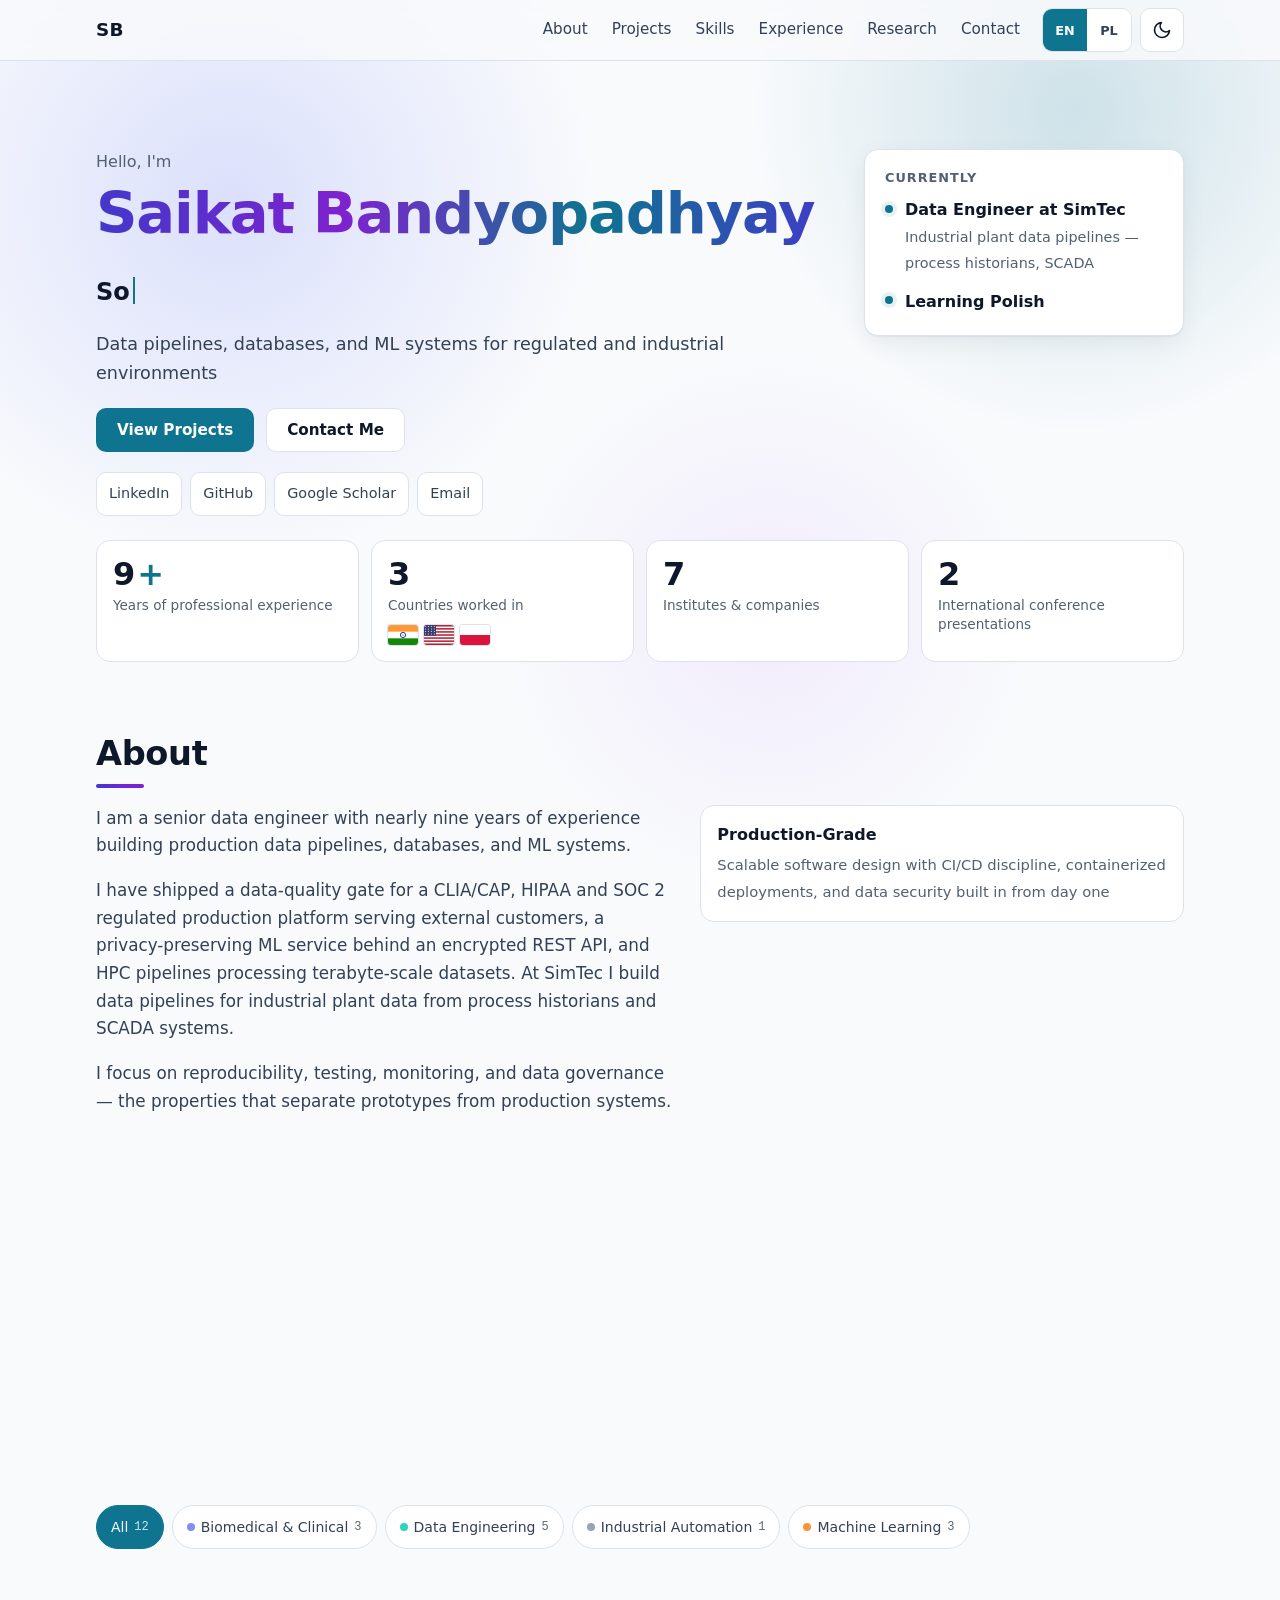
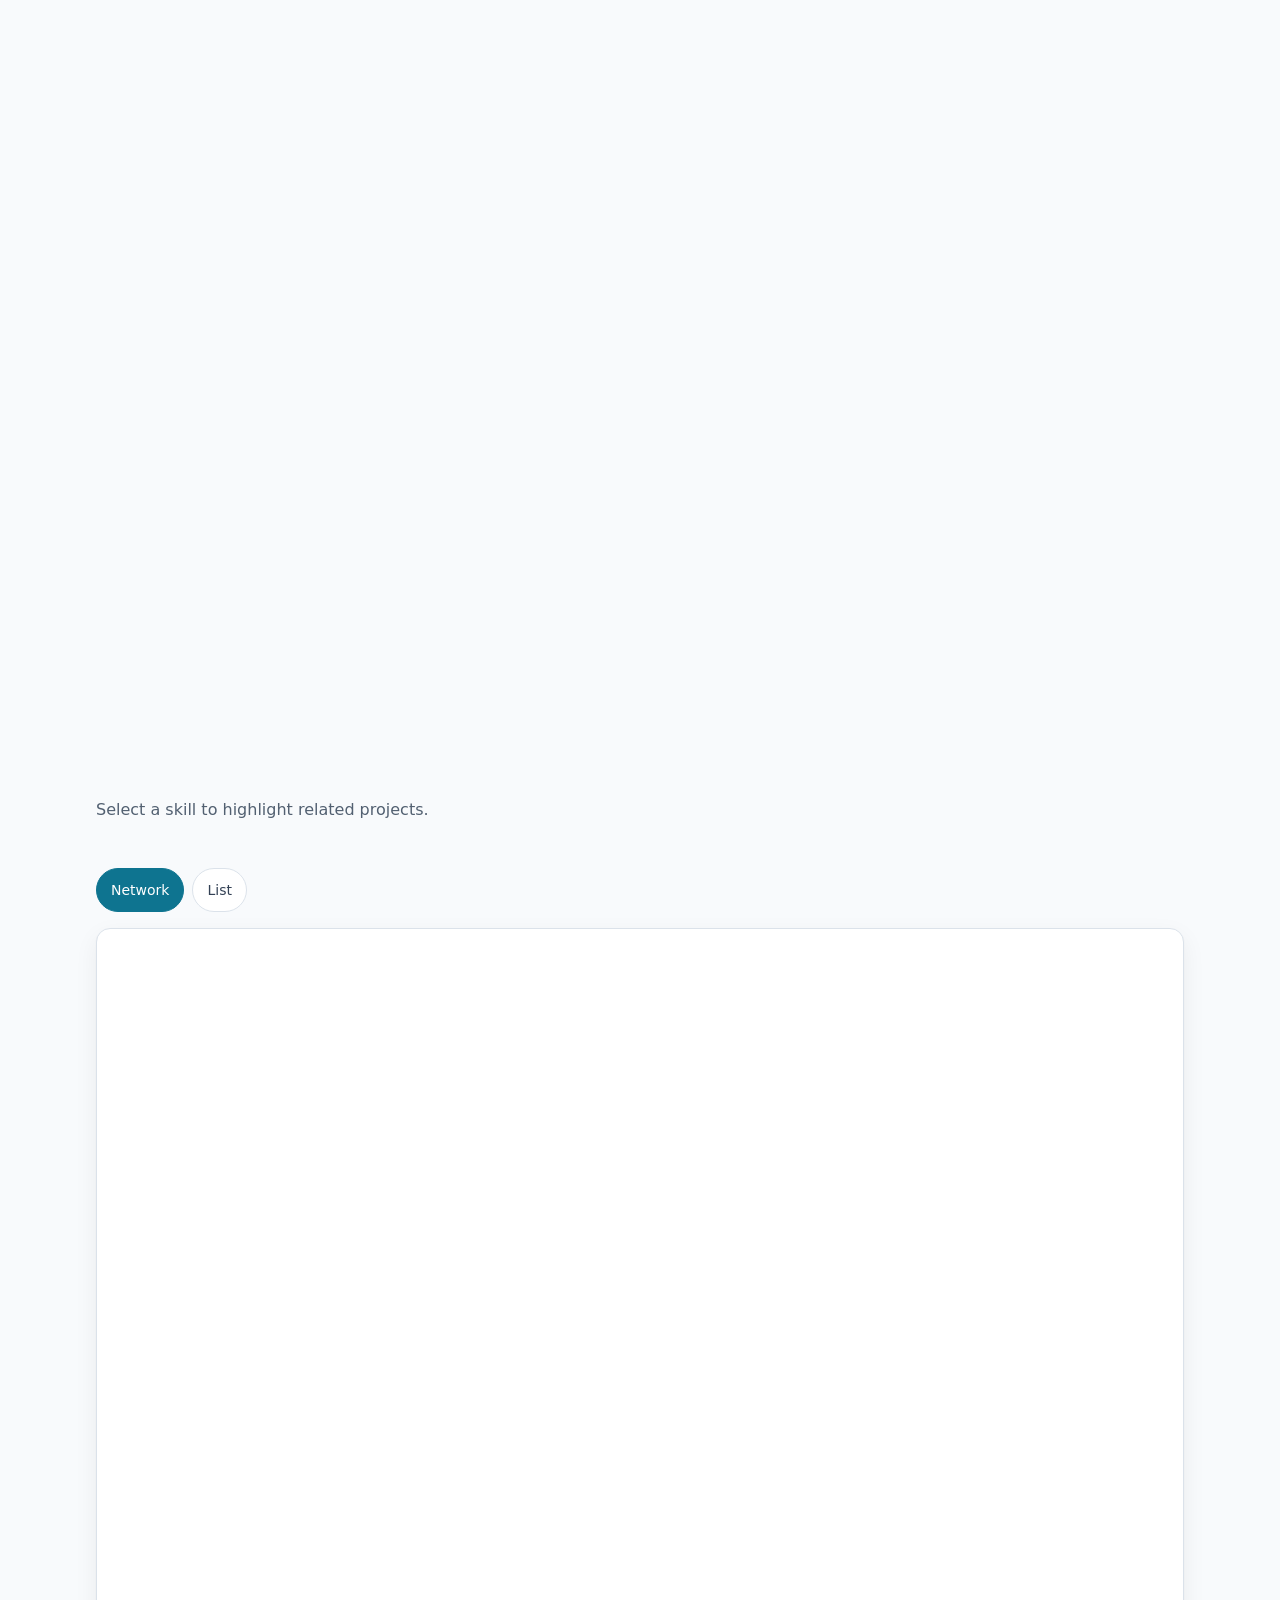
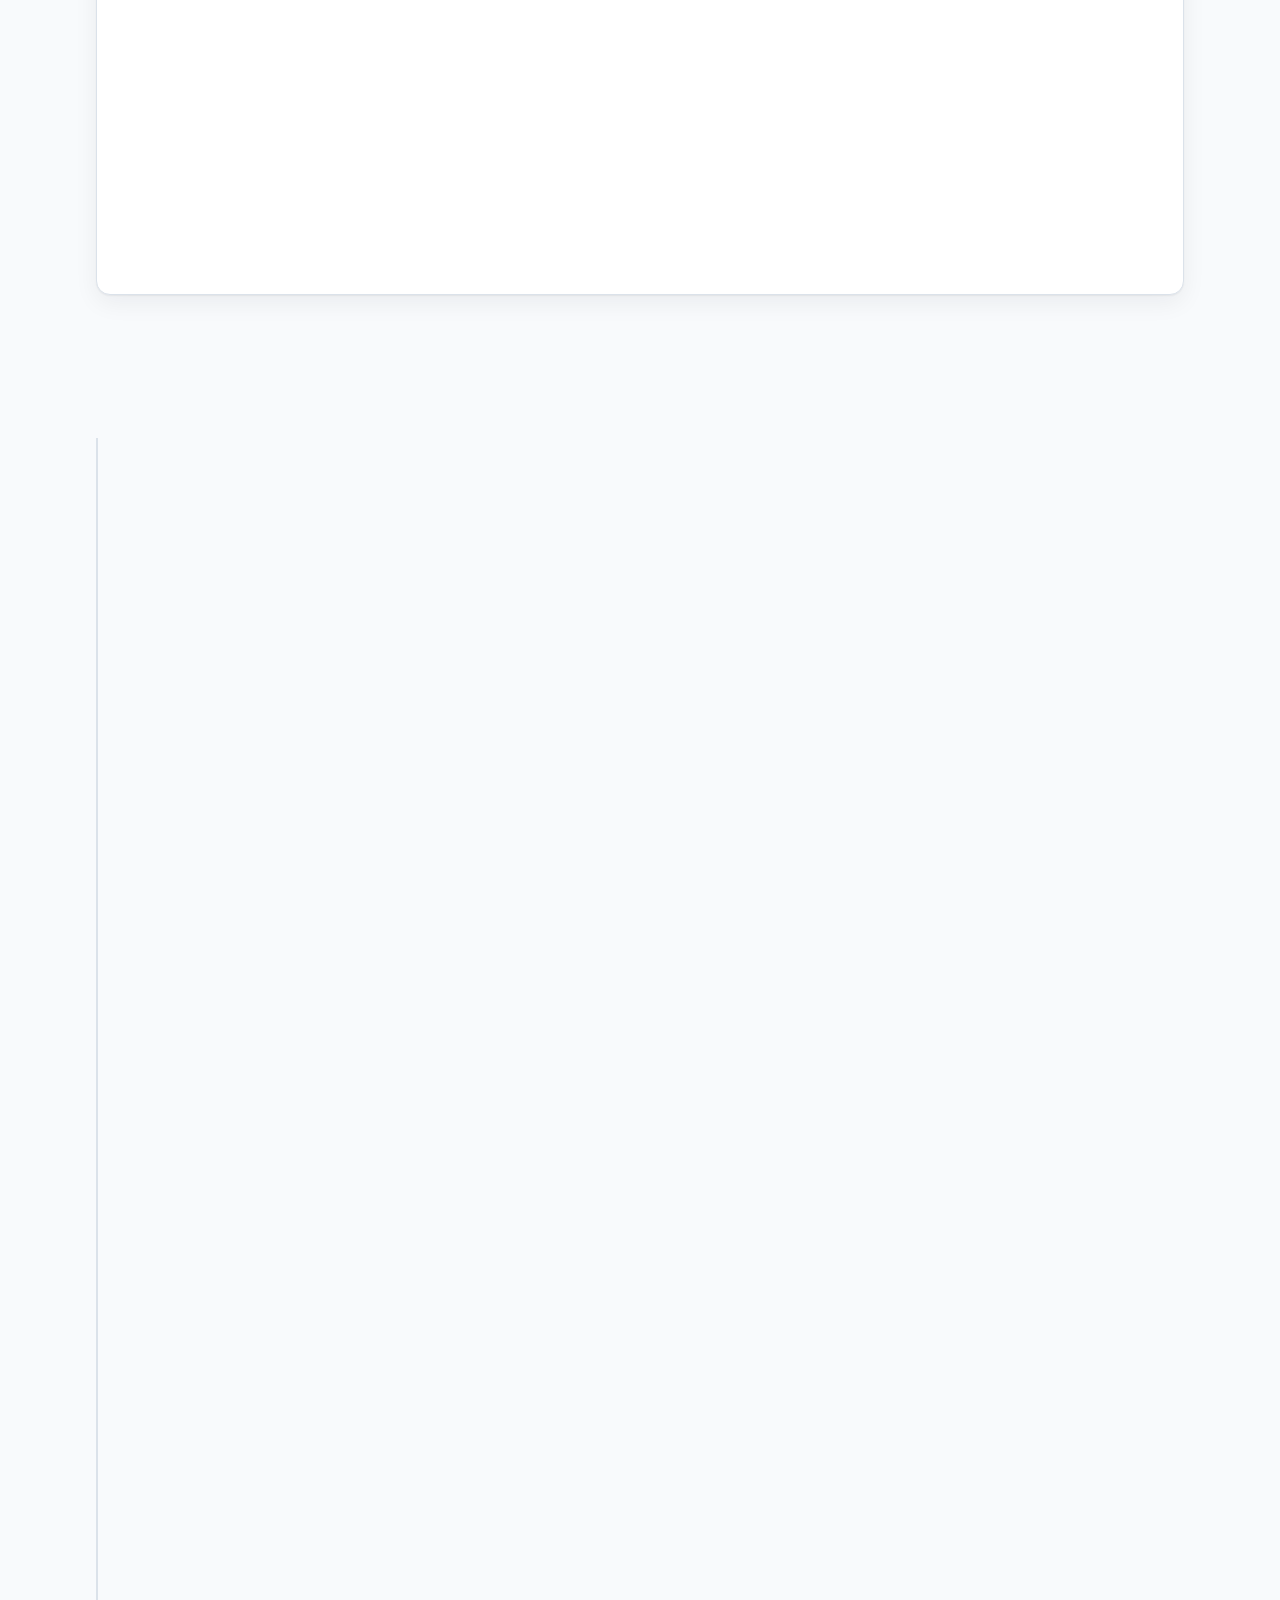
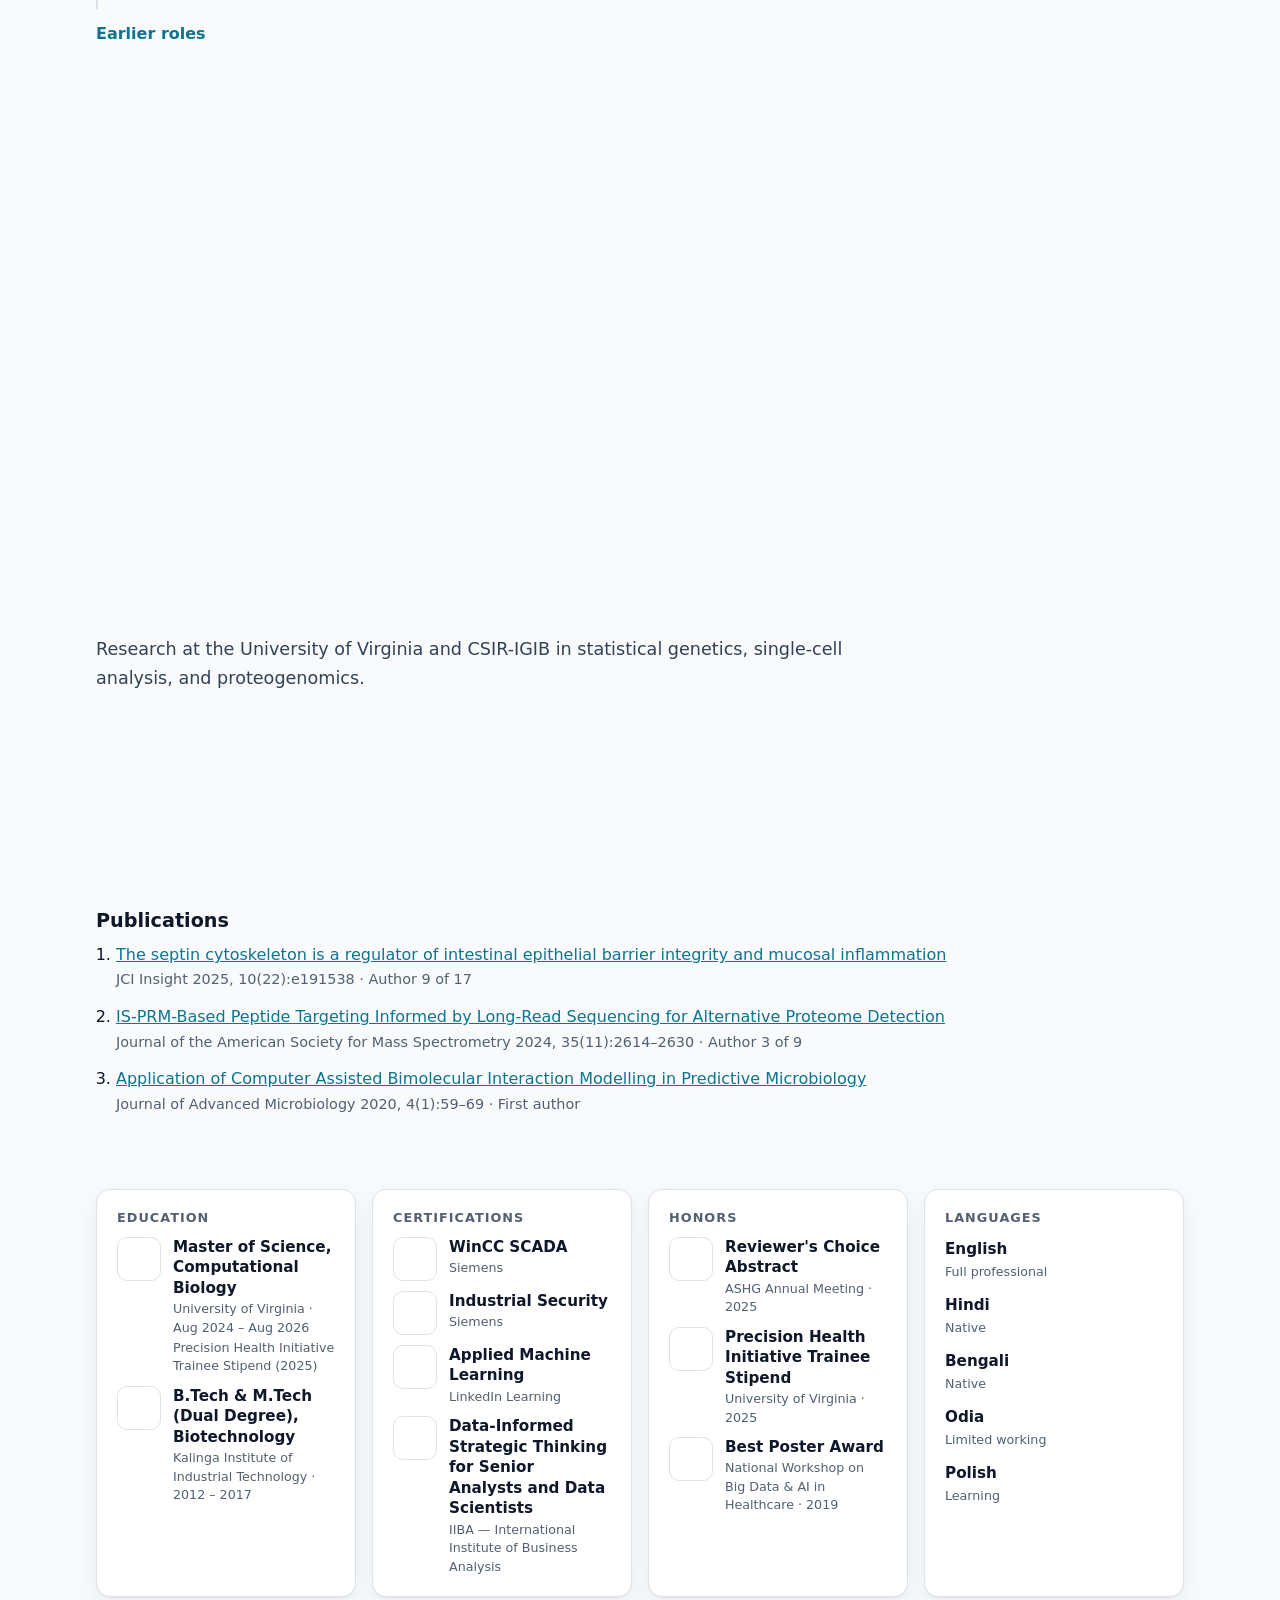
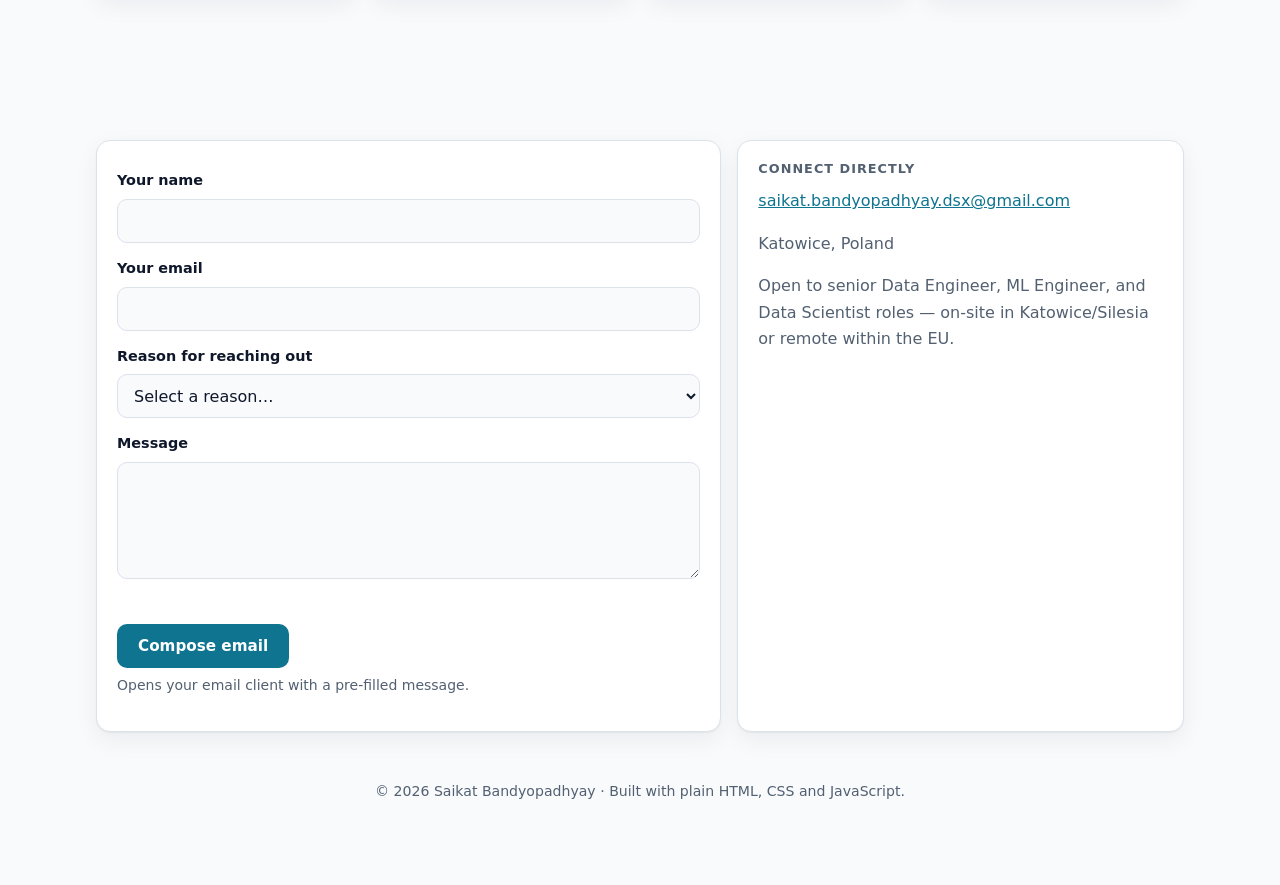
<file: index.html>
<!DOCTYPE html>
<html lang="en">
<head>
  <meta charset="UTF-8">
  <meta name="viewport" content="width=device-width, initial-scale=1.0">
  <meta http-equiv="Content-Security-Policy" content="default-src 'self'; script-src 'self'; style-src 'self' https://fonts.googleapis.com; font-src https://fonts.gstatic.com; img-src 'self' data:; connect-src 'self'; base-uri 'self'; form-action 'none'; object-src 'none'">
  <meta name="referrer" content="strict-origin-when-cross-origin">
  <title>Saikat Bandyopadhyay — Senior Data Engineer</title>
  <meta name="description" content="Saikat Bandyopadhyay — Senior Data Engineer. Data pipelines, databases, and ML systems for regulated and industrial environments. Katowice, Poland / remote EU.">
  <meta name="robots" content="index, follow">
  <link rel="canonical" href="https://sktbanerjee1.github.io/portfolio/">
  <meta property="og:type" content="profile">
  <meta property="og:title" content="Saikat Bandyopadhyay — Senior Data Engineer">
  <meta property="og:description" content="Data pipelines, databases, and ML systems for regulated and industrial environments.">
  <meta property="og:url" content="https://sktbanerjee1.github.io/portfolio/">
  <meta name="twitter:card" content="summary">
  <meta name="color-scheme" content="dark light">
  <script src="theme-init.js?v=476b643a55"></script>
  <link rel="preconnect" href="https://fonts.googleapis.com">
  <link rel="preconnect" href="https://fonts.gstatic.com" crossorigin>
  <link href="https://fonts.googleapis.com/css2?family=Inter:wght@400;500;600;700;800&family=JetBrains+Mono:wght@400;500&display=swap" rel="stylesheet">
  <link rel="icon" href="favicon.svg" type="image/svg+xml">
  <link rel="stylesheet" href="style.css?v=3c99c290fb">
  <script type="application/ld+json">
  {
    "@context": "https://schema.org",
    "@type": "Person",
    "name": "Saikat Bandyopadhyay",
    "jobTitle": "Senior Data Engineer",
    "url": "https://sktbanerjee1.github.io/portfolio/",
    "email": "mailto:saikat.bandyopadhyay.dsx@gmail.com",
    "address": { "@type": "PostalAddress", "addressLocality": "Katowice", "addressCountry": "PL" },
    "alumniOf": [
      { "@type": "CollegeOrUniversity", "name": "University of Virginia" },
      { "@type": "CollegeOrUniversity", "name": "Kalinga Institute of Industrial Technology" }
    ],
    "sameAs": [
      "https://www.linkedin.com/in/s-bandyopadhyay-",
      "https://github.com/Sktbanerjee1",
      "https://scholar.google.com/citations?hl=en&user=rd9BjkYAAAAJ"
    ],
    "knowsAbout": ["Data Engineering", "Machine Learning", "PostgreSQL", "Python", "SQL", "AWS", "Nextflow", "Industrial data systems"]
  }
  </script>
  <script src="app.js?v=c51147a71e" defer></script>
</head>
<body data-page="home">
  <a href="#main" class="skip-link" data-i18n="skip">Skip to main content</a>
  <canvas id="bg-canvas" aria-hidden="true"></canvas>

  <header class="site-header">
    <nav class="nav container" aria-label="Main">
      <a href="#top" class="nav-logo" id="nav-logo" data-i18n-aria="aria.home" aria-label="Home">SB</a>
      <ul class="nav-links" id="nav-links">
        <li><a href="#about" data-i18n="nav.about">About</a></li>
        <li><a href="#projects" data-i18n="nav.projects">Projects</a></li>
        <li><a href="#skills" data-i18n="nav.skills">Skills</a></li>
        <li><a href="#experience" data-i18n="nav.experience">Experience</a></li>
        <li><a href="#research" data-i18n="nav.research">Research</a></li>
        <li><a href="#contact" data-i18n="nav.contact">Contact</a></li>
      </ul>
      <div class="nav-actions">
        <div class="lang-switch" id="lang-switch" role="group" data-i18n-aria="lang.label" aria-label="Language" hidden>
          <button type="button" data-lang="en" aria-pressed="true">EN</button>
          <button type="button" data-lang="pl" aria-pressed="false">PL</button>
        </div>
        <button type="button" class="icon-btn" id="theme-toggle" data-i18n-aria="theme.toggle" aria-label="Toggle light/dark theme">
          <svg class="icon-sun" viewBox="0 0 24 24" width="20" height="20" aria-hidden="true"><circle cx="12" cy="12" r="4" fill="none" stroke="currentColor" stroke-width="2"/><path d="M12 2v2M12 20v2M4.9 4.9l1.4 1.4M17.7 17.7l1.4 1.4M2 12h2M20 12h2M4.9 19.1l1.4-1.4M17.7 6.3l1.4-1.4" stroke="currentColor" stroke-width="2" stroke-linecap="round"/></svg>
          <svg class="icon-moon" viewBox="0 0 24 24" width="20" height="20" aria-hidden="true"><path d="M21 12.8A9 9 0 1 1 11.2 3a7 7 0 0 0 9.8 9.8z" fill="none" stroke="currentColor" stroke-width="2" stroke-linejoin="round"/></svg>
        </button>
      </div>
      <button class="nav-toggle icon-btn" id="nav-toggle" aria-expanded="false" aria-controls="nav-links" data-i18n-aria="menu.toggle" aria-label="Toggle navigation menu">
        <svg viewBox="0 0 24 24" width="22" height="22" aria-hidden="true"><path d="M4 7h16M4 12h16M4 17h16" stroke="currentColor" stroke-width="2" stroke-linecap="round"/></svg>
      </button>
    </nav>
    <div class="scroll-progress" id="scroll-progress" aria-hidden="true"></div>
  </header>

  <main id="main" tabindex="-1">
    <section id="top" class="hero container" aria-labelledby="hero-name">
      <div class="hero-main">
        <p class="hero-greeting" data-bind="hero.greeting">Hello, I'm</p>
        <h1 id="hero-name" class="hero-name gradient-text" data-bind="meta.name">Saikat Bandyopadhyay</h1>
        <p class="hero-role"><span class="sr-only" data-bind="meta.title">Senior Data Engineer</span><span id="typed" aria-hidden="true">Senior Data Engineer</span><span class="caret" aria-hidden="true"></span></p>
        <p class="hero-sub" data-bind="meta.subtitle"></p>
        <div class="hero-cta">
          <a class="btn btn-primary" id="cta-primary" href="#projects"></a>
          <a class="btn btn-ghost" id="cta-secondary" href="#contact"></a>
        </div>
        <ul class="social" id="social" data-i18n-aria="aria.profiles" aria-label="Profiles"></ul>
      </div>
      <aside class="card currently" aria-labelledby="currently-title">
        <h2 id="currently-title" class="card-kicker" data-i18n="currently.title">Currently</h2>
        <ul id="currently-list"></ul>
      </aside>
    </section>

    <section class="container stats-wrap" data-i18n-aria="aria.key_figures" aria-label="Key figures">
      <dl class="stats" id="stats"></dl>
    </section>

    <section id="about" class="section container" aria-labelledby="about-title">
      <h2 id="about-title" class="section-title reveal" data-i18n="about.title">About</h2>
      <div class="about-grid">
        <div class="about-text" id="about-text"></div>
        <ul class="highlights" id="highlights"></ul>
      </div>
    </section>

    <section id="projects" class="section container" aria-labelledby="projects-title">
      <h2 id="projects-title" class="section-title reveal" data-i18n="projects.title">Selected projects</h2>
      <div class="chip-row" id="domain-filter" role="group" data-i18n-aria="aria.filter_domain" aria-label="Filter projects by domain"></div>
      <p class="filter-status" id="filter-status" aria-live="polite"></p>
      <div class="project-grid" id="project-grid"></div>
    </section>

    <section id="skills" class="section container" aria-labelledby="skills-title">
      <h2 id="skills-title" class="section-title reveal" data-i18n="skills.title">Skills</h2>
      <p class="muted" data-i18n="skills.hint">Select a skill to highlight related projects.</p>
      <p class="filter-status" id="skill-status" aria-live="polite"></p>
      <div class="chip-row view-toggle" id="skills-view" role="group" data-i18n-aria="skills.view.label" aria-label="Skills view">
        <button type="button" class="chip" data-view="network" aria-pressed="true" data-i18n="skills.view.network">Network</button>
        <button type="button" class="chip" data-view="list" aria-pressed="false" data-i18n="skills.view.list">List</button>
      </div>
      <div class="card skill-network" id="skill-network"></div>
      <div class="skill-groups" id="skill-groups"></div>
    </section>

    <section id="experience" class="section container" aria-labelledby="exp-title">
      <h2 id="exp-title" class="section-title reveal" data-i18n="experience.title">Experience</h2>
      <ol class="timeline" id="timeline"></ol>
      <details class="earlier" id="earlier">
        <summary data-i18n="experience.more">Earlier roles</summary>
        <ol class="timeline compact" id="timeline-compact"></ol>
      </details>
    </section>

    <section id="capabilities" class="section container" aria-labelledby="cap-title">
      <h2 id="cap-title" class="section-title reveal" data-i18n="capabilities.title">How I work</h2>
      <div class="cap-grid" id="cap-grid"></div>
    </section>

    <section id="research" class="section container" aria-labelledby="research-title">
      <h2 id="research-title" class="section-title reveal" data-i18n="research.title">Research</h2>
      <p class="lead" id="research-summary"></p>
      <ul class="research-list" id="research-list"></ul>
      <h3 class="sub-title" data-i18n="publications.title">Publications</h3>
      <ol class="pubs" id="pubs"></ol>
    </section>

    <section id="credentials" class="section container" aria-labelledby="cred-title">
      <h2 id="cred-title" class="sr-only" data-i18n="credentials.title">Education and credentials</h2>
      <div class="cred-grid">
        <div class="card"><h3 class="card-kicker" data-i18n="education.title">Education</h3><ul class="plain" id="education"></ul></div>
        <div class="card"><h3 class="card-kicker" data-i18n="certifications.title">Certifications</h3><ul class="plain" id="certs"></ul></div>
        <div class="card"><h3 class="card-kicker" data-i18n="awards.title">Honors</h3><ul class="plain" id="awards"></ul></div>
        <div class="card"><h3 class="card-kicker" data-i18n="languages.title">Languages</h3><ul class="plain" id="languages"></ul></div>
      </div>
    </section>

    <section id="contact" class="section container" aria-labelledby="contact-title">
      <h2 id="contact-title" class="section-title reveal" data-bind="contact.heading">Contact</h2>
      <div class="contact-grid">
        <form class="card contact-form" id="contact-form" novalidate>
          <label for="cf-name" data-i18n="contact.name">Your name</label>
          <input id="cf-name" name="name" autocomplete="name" required maxlength="100">
          <label for="cf-email" data-i18n="contact.email">Your email</label>
          <input id="cf-email" name="email" type="email" autocomplete="email" required maxlength="200">
          <label for="cf-reason" data-i18n="contact.reason">Reason for reaching out</label>
          <select id="cf-reason" name="reason" required></select>
          <label for="cf-msg" data-i18n="contact.message">Message</label>
          <textarea id="cf-msg" name="message" rows="5" required maxlength="3000"></textarea>
          <p class="form-error" id="cf-error" role="alert"></p>
          <button class="btn btn-primary" type="submit" data-i18n="contact.submit">Compose email</button>
          <p class="muted small" data-i18n="contact.note">Opens your email client with a pre-filled message.</p>
        </form>
        <div class="card">
          <h3 class="card-kicker" data-i18n="contact.direct">Connect directly</h3>
          <p><a id="contact-email" class="link"></a></p>
          <p class="muted" data-bind="meta.location"></p>
          <p class="muted" data-bind="meta.availability"></p>
        </div>
      </div>
    </section>
  </main>

  <footer class="site-footer container">
    <p>&copy; <span id="year">2026</span> Saikat Bandyopadhyay · <span data-i18n="footer.built">Built with plain HTML, CSS and JavaScript.</span></p>
  </footer>
  <noscript><p class="container">Saikat Bandyopadhyay — Senior Data Engineer. Email: saikat.bandyopadhyay.dsx@gmail.com · LinkedIn: linkedin.com/in/s-bandyopadhyay-</p></noscript>
</body>
</html>
</file>
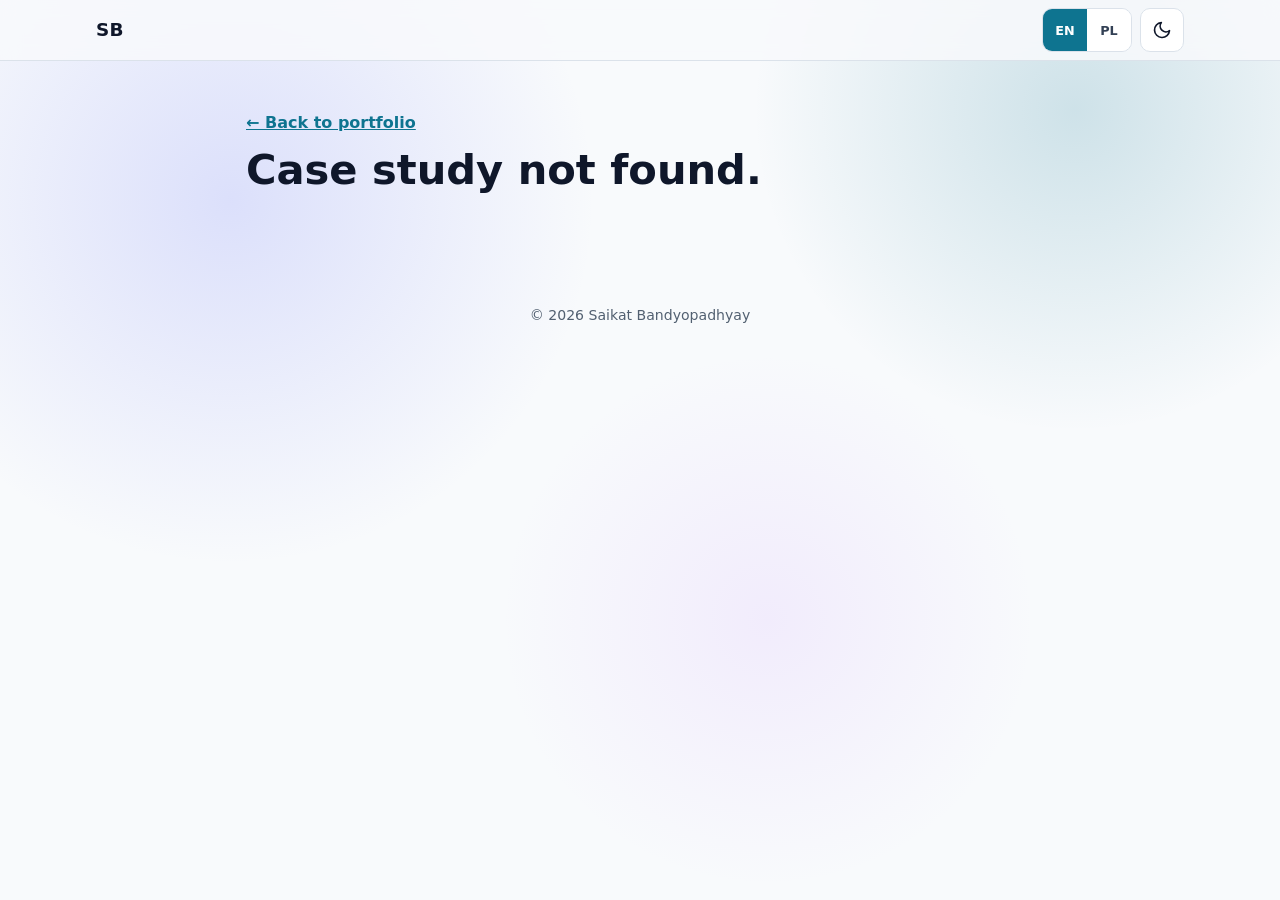
<file: case.html>
<!DOCTYPE html>
<html lang="en">
<head>
  <meta charset="UTF-8">
  <meta name="viewport" content="width=device-width, initial-scale=1.0">
  <meta http-equiv="Content-Security-Policy" content="default-src 'self'; script-src 'self'; style-src 'self' https://fonts.googleapis.com; font-src https://fonts.gstatic.com; img-src 'self' data:; connect-src 'self'; base-uri 'self'; form-action 'none'; object-src 'none'">
  <meta name="referrer" content="strict-origin-when-cross-origin">
  <title>Case study — Saikat Bandyopadhyay</title>
  <meta name="description" content="Engineering case study by Saikat Bandyopadhyay, Senior Data Engineer.">
  <meta name="color-scheme" content="dark light">
  <script src="theme-init.js?v=476b643a55"></script>
  <link rel="preconnect" href="https://fonts.googleapis.com">
  <link rel="preconnect" href="https://fonts.gstatic.com" crossorigin>
  <link href="https://fonts.googleapis.com/css2?family=Inter:wght@400;500;600;700;800&family=JetBrains+Mono:wght@400;500&display=swap" rel="stylesheet">
  <link rel="icon" href="favicon.svg" type="image/svg+xml">
  <link rel="stylesheet" href="style.css?v=3c99c290fb">
  <script src="app.js?v=c51147a71e" defer></script>
</head>
<body data-page="case">
  <a href="#case" class="skip-link" data-i18n="skip">Skip to main content</a>
  <header class="site-header">
    <nav class="nav container" aria-label="Main">
      <a href="index.html" class="nav-logo" data-i18n-aria="aria.home" aria-label="Home">SB</a>
      <div class="nav-actions">
        <div class="lang-switch" id="lang-switch" role="group" aria-label="Language" data-i18n-aria="lang.label" hidden>
          <button type="button" data-lang="en" aria-pressed="true">EN</button>
          <button type="button" data-lang="pl" aria-pressed="false">PL</button>
        </div>
        <button type="button" class="icon-btn" id="theme-toggle" data-i18n-aria="theme.toggle" aria-label="Toggle light/dark theme">
          <svg class="icon-sun" viewBox="0 0 24 24" width="20" height="20" aria-hidden="true"><circle cx="12" cy="12" r="4" fill="none" stroke="currentColor" stroke-width="2"/><path d="M12 2v2M12 20v2M4.9 4.9l1.4 1.4M17.7 17.7l1.4 1.4M2 12h2M20 12h2M4.9 19.1l1.4-1.4M17.7 6.3l1.4-1.4" stroke="currentColor" stroke-width="2" stroke-linecap="round"/></svg>
          <svg class="icon-moon" viewBox="0 0 24 24" width="20" height="20" aria-hidden="true"><path d="M21 12.8A9 9 0 1 1 11.2 3a7 7 0 0 0 9.8 9.8z" fill="none" stroke="currentColor" stroke-width="2" stroke-linejoin="round"/></svg>
        </button>
      </div>
    </nav>
  </header>
  <main id="case" class="container case" tabindex="-1"></main>
  <footer class="site-footer container"><p>&copy; <span id="year">2026</span> Saikat Bandyopadhyay</p></footer>
</body>
</html>
</file>
<file: style.css>
/* ===== Design tokens ===== */
:root, :root[data-theme="dark"] {
  --bg: #0f0f23;
  --bg-elev: #17172e;
  --bg-soft: #1e1e3a;
  --border: #2c2c4d;
  --text: #f1f5f9;
  --text-2: #b4bfd0;
  --muted: #94a3b8;
  --accent: #22d3ee;
  --accent-ink: #0f0f23;
  --accent-soft: rgba(34, 211, 238, .12);
  --focus: #22d3ee;
  --grad: linear-gradient(90deg, #818cf8, #a78bfa, #c084fc);
  --shadow: 0 1px 2px rgba(0,0,0,.4), 0 8px 24px rgba(0,0,0,.25);
  --canvas-opacity: .55;
  color-scheme: dark;
}
:root[data-theme="light"] {
  --bg: #f8fafc;
  --bg-elev: #ffffff;
  --bg-soft: #eef2f7;
  --border: #dbe2ea;
  --text: #0f172a;
  --text-2: #334155;
  --muted: #526071;
  --accent: #0e7490;
  --accent-ink: #ffffff;
  --accent-soft: rgba(14, 116, 144, .10);
  --focus: #0e7490;
  --grad: linear-gradient(90deg, #4338ca, #6d28d9, #7e22ce);
  --shadow: 0 1px 2px rgba(15,23,42,.06), 0 8px 24px rgba(15,23,42,.06);
  --canvas-opacity: .35;
  color-scheme: light;
}
:root {
  --radius: 14px;
  --radius-sm: 999px;
  --font: "Inter", system-ui, -apple-system, "Segoe UI", Roboto, sans-serif;
  --mono: "JetBrains Mono", ui-monospace, Consolas, monospace;
  --maxw: 1120px;
}

/* ===== Base ===== */
*, *::before, *::after { box-sizing: border-box; }
[hidden] { display: none !important; }
html { scroll-behavior: smooth; scroll-padding-top: 72px; -webkit-text-size-adjust: 100%; }
body { margin: 0; font: 16px/1.65 var(--font); background: var(--bg); color: var(--text); overflow-x: hidden; }
img, svg { max-width: 100%; }
a { color: var(--accent); }
a:hover { text-decoration-thickness: 2px; }
:focus-visible { outline: 3px solid var(--focus); outline-offset: 2px; border-radius: 4px; }
h1, h2, h3 { line-height: 1.2; margin: 0 0 .5em; }
p { margin: 0 0 1em; }
.container { width: 100%; max-width: var(--maxw); margin: 0 auto; padding: 0 16px; }
.sr-only { position: absolute !important; width: 1px; height: 1px; overflow: hidden; clip: rect(0 0 0 0); white-space: nowrap; }
.muted { color: var(--muted); }
.small { font-size: .875rem; }
.lead { font-size: 1.1rem; color: var(--text-2); max-width: 70ch; }
.gradient-text { background: var(--grad); -webkit-background-clip: text; background-clip: text; color: transparent; }
.skip-link { position: absolute; left: 8px; top: -60px; background: var(--accent); color: var(--accent-ink); padding: 8px 14px; border-radius: 8px; z-index: 100; font-weight: 600; }
.skip-link:focus { top: 8px; }
#main:focus { outline: none; }
#bg-canvas { position: fixed; inset: 0; width: 100vw; height: 100vh; z-index: -1; opacity: 0; transition: opacity 1s; pointer-events: none; }
#bg-canvas.ready { opacity: var(--canvas-opacity); }

/* ===== Header / nav ===== */
.site-header { position: sticky; top: 0; z-index: 50; background: color-mix(in srgb, var(--bg) 85%, transparent); backdrop-filter: blur(10px); border-bottom: 1px solid var(--border); }
.nav { display: flex; align-items: center; gap: 12px; height: 60px; }
.nav-logo { display: inline-flex; align-items: center; min-height: 44px; min-width: 44px; font-weight: 800; font-size: 1.15rem; text-decoration: none; color: var(--text); letter-spacing: .02em; margin-right: auto; }
.nav-links { list-style: none; margin: 0; padding: 0; display: flex; gap: 4px; }
.nav-links a { display: block; padding: 8px 10px; border-radius: 8px; color: var(--text-2); text-decoration: none; font-size: .95rem; font-weight: 500; }
.nav-links a:hover, .nav-links a[aria-current="true"] { color: var(--text); background: var(--bg-soft); }
.nav-actions { display: flex; align-items: center; gap: 8px; }
.icon-btn { display: inline-flex; align-items: center; justify-content: center; width: 44px; height: 44px; border-radius: 10px; border: 1px solid var(--border); background: var(--bg-elev); color: var(--text); cursor: pointer; }
.icon-btn:hover { background: var(--bg-soft); }
:root[data-theme="dark"] .icon-moon, :root[data-theme="light"] .icon-sun { display: none; }
.lang-switch { display: inline-flex; border: 1px solid var(--border); border-radius: 10px; overflow: hidden; }
.lang-switch button { border: 0; background: var(--bg-elev); color: var(--text-2); font: 600 .8rem var(--font); padding: 0 12px; height: 42px; min-width: 44px; cursor: pointer; }
.lang-switch button[aria-pressed="true"] { background: var(--accent); color: var(--accent-ink); }
.nav-toggle { display: none; }

@media (max-width: 859.98px) {
  .nav-toggle { display: inline-flex; }
  .nav-links { position: absolute; top: 60px; left: 0; right: 0; flex-direction: column; padding: 8px 16px 16px; background: var(--bg-elev); border-bottom: 1px solid var(--border); box-shadow: var(--shadow); display: none; }
  .nav-links.open { display: flex; }
  .nav-links a { padding: 12px; }
}

/* ===== Buttons / chips ===== */
.btn { display: inline-flex; align-items: center; gap: 8px; min-height: 44px; padding: 10px 20px; border-radius: 10px; font: 600 .95rem var(--font); text-decoration: none; cursor: pointer; border: 1px solid transparent; }
.btn-primary { background: var(--accent); color: var(--accent-ink); }
.btn-primary:hover { filter: brightness(1.08); }
.btn-ghost { border-color: var(--border); color: var(--text); background: var(--bg-elev); }
.btn-ghost:hover { background: var(--bg-soft); }
.chip-row { display: flex; flex-wrap: wrap; gap: 8px; margin-bottom: 12px; }
.chip { display: inline-flex; align-items: center; gap: 6px; min-height: 44px; padding: 6px 14px; border-radius: var(--radius-sm); border: 1px solid var(--border); background: var(--bg-elev); color: var(--text-2); font: 500 .875rem var(--font); cursor: pointer; }
.chip:hover { color: var(--text); border-color: var(--muted); }
.chip[aria-pressed="true"] { background: var(--accent); border-color: var(--accent); color: var(--accent-ink); }
.chip.static { min-height: 36px; cursor: default; background: var(--bg-soft); border-color: transparent; color: var(--text-2); }
.chip.static:hover { color: var(--text-2); }
.chip .count { font: 500 .75rem var(--mono); opacity: .8; }
.tag { display: inline-block; padding: 2px 10px; border-radius: var(--radius-sm); background: var(--bg-soft); color: var(--text-2); font: 500 .78rem var(--mono); }

/* ===== Cards ===== */
.card { background: var(--bg-elev); border: 1px solid var(--border); border-radius: var(--radius); padding: 20px; box-shadow: var(--shadow); }
.card-kicker { font-size: .8rem; text-transform: uppercase; letter-spacing: .08em; color: var(--muted); font-weight: 700; margin-bottom: 12px; }

/* ===== Hero ===== */
.hero { display: grid; gap: 24px; padding-top: 56px; padding-bottom: 24px; }
.hero-greeting { color: var(--muted); font-weight: 500; margin-bottom: .25em; }
.hero-name { font-size: clamp(2.2rem, 6vw, 3.6rem); font-weight: 800; letter-spacing: -.02em; }
.hero-role { font: 600 clamp(1.15rem, 2.6vw, 1.5rem) var(--font); min-height: 1.6em; color: var(--text); margin-bottom: .6em; }
.caret { display: inline-block; width: 2px; height: 1.1em; background: var(--accent); margin-left: 3px; vertical-align: -.15em; animation: blink 1s steps(1) infinite; }
@keyframes blink { 50% { opacity: 0; } }
.hero-sub { font-size: 1.1rem; color: var(--text-2); max-width: 60ch; }
.hero-avail { color: var(--muted); max-width: 60ch; }
.hero-cta { display: flex; flex-wrap: wrap; gap: 12px; margin: 20px 0; }
.social { list-style: none; padding: 0; margin: 0; display: flex; gap: 8px; flex-wrap: wrap; }
.social a { display: inline-flex; align-items: center; gap: 6px; min-height: 44px; padding: 6px 12px; border-radius: 10px; border: 1px solid var(--border); color: var(--text-2); text-decoration: none; font-size: .9rem; background: var(--bg-elev); }
.social a:hover { color: var(--text); }
.currently { align-self: start; }
.currently ul { list-style: none; margin: 0; padding: 0; display: grid; gap: 12px; }
.currently li { display: grid; grid-template-columns: 10px 1fr; gap: 10px; }
.currently li::before { content: ""; width: 8px; height: 8px; margin-top: 8px; border-radius: 50%; background: var(--accent); box-shadow: 0 0 0 4px var(--accent-soft); }
.currently strong { display: block; }
.currently span { color: var(--muted); font-size: .9rem; }
@media (min-width: 900px) { .hero { grid-template-columns: 1fr 320px; align-items: center; padding-top: 88px; } }

/* ===== Stats ===== */
.stats { display: grid; grid-template-columns: repeat(2, 1fr); gap: 12px; margin: 0; }
.stats .stat { display: flex; flex-direction: column; background: var(--bg-elev); border: 1px solid var(--border); border-radius: var(--radius); padding: 16px; }
.stats .stat:last-child:nth-child(odd) { grid-column: 1 / -1; }
.stats dt { order: 2; color: var(--muted); font-size: .85rem; line-height: 1.35; }
.stats dd { order: 1; margin: 0 0 4px; font: 800 2rem/1.1 var(--font); color: var(--text); font-variant-numeric: tabular-nums; }
.stats .suffix { color: var(--accent); margin-left: 2px; }
.stats .flags { order: 3; display: flex; gap: 6px; margin-top: 10px; }
.stats .flag { width: 30px; height: 20px; border-radius: 3px; box-shadow: 0 0 0 1px var(--border); }
@media (min-width: 768px) { .stats { grid-template-columns: repeat(auto-fit, minmax(160px, 1fr)); } .stats .stat:last-child:nth-child(odd) { grid-column: auto; } }

/* ===== Sections ===== */
.section { padding-top: 72px; }
.section-title { font-size: clamp(1.6rem, 3.5vw, 2.1rem); font-weight: 800; letter-spacing: -.01em; }
.section-title::after { content: ""; display: block; width: 48px; height: 4px; border-radius: 2px; background: var(--grad); margin-top: 10px; }
.sub-title { font-size: 1.2rem; margin-top: 32px; }
.about-grid { display: grid; gap: 24px; }
.about-text p { color: var(--text-2); font-size: 1.05rem; }
.highlights { list-style: none; margin: 0; padding: 0; display: grid; gap: 12px; }
.highlights li { padding: 16px; border-radius: var(--radius); background: var(--bg-elev); border: 1px solid var(--border); }
.highlights strong { display: block; margin-bottom: 4px; }
.highlights span { color: var(--muted); font-size: .92rem; }
@media (min-width: 900px) { .about-grid { grid-template-columns: 1.2fr 1fr; } }

/* ===== Projects ===== */
.filter-status { min-height: 1.4em; color: var(--muted); font-size: .9rem; margin: 0 0 8px; }
.project-grid { display: grid; gap: 16px; }
@media (min-width: 700px) { .project-grid { grid-template-columns: repeat(2, 1fr); } }
@media (min-width: 1024px) { .project-grid { grid-template-columns: repeat(3, 1fr); } }
.project { display: flex; flex-direction: column; --dom: var(--accent); background-image: linear-gradient(90deg, var(--dom), transparent 75%); background-size: 100% 3px; background-repeat: no-repeat; }
.project-body { display: flex; flex-direction: column; gap: 10px; flex: 1; min-width: 0; }
.project.dim { border-style: dashed; }
.project.dim.in { opacity: .55; }
.project.match { border-color: var(--accent); }
/* cards with artwork: a small framed image, above the text on phones and beside it (card a full row wide) from tablet up */
.project.has-media .media { position: relative; overflow: hidden; flex: none; align-self: flex-start; width: 150px; aspect-ratio: 5 / 6; margin-bottom: 14px; border-radius: 10px; border: 1px solid var(--border); background: #000; }
.project .media img { position: absolute; inset: 0; width: 100%; height: 100%; object-fit: cover; transition: transform .6s var(--ease); }
@media (min-width: 700px) {
  /* a full row of its own, so the card is only as tall as its content instead of stretching to a neighbour */
  .project.has-media { grid-column: 1 / -1; flex-direction: row; align-items: center; gap: 24px; }
  .project.has-media .media { width: 190px; margin: 0; align-self: center; }
}
@media (min-width: 1024px) {
  /* text on the left, impact numbers and stack on the right, both starting at the same top line */
  .project.has-media .project-body { display: grid; grid-template-columns: minmax(0, 1fr) 300px; column-gap: 32px; row-gap: 8px; align-content: center; }
  .project.has-media .project-body > * { grid-column: 1; }
  .project.has-media .metrics { grid-column: 2; grid-row: 1 / span 3; align-self: start; margin: 0; }
  .project.has-media .tags { grid-column: 2; grid-row: 4 / span 2; align-self: start; margin: 0; }
}
/* raw scan first, then a scan line sweeps down and uncovers the detection overlay; holds, fades, repeats */
.media .scanline, .media .phase { position: absolute; pointer-events: none; }
.media .scanline { inset: 0; opacity: 0; background: linear-gradient(transparent 72%, color-mix(in srgb, var(--accent) 22%, transparent) 97%, var(--accent) 99%); }
.media .phase { left: 8px; bottom: 8px; padding: 2px 7px; border-radius: 4px; background: rgba(5, 7, 10, .8); color: #e6edf3; font: 700 .62rem var(--mono); letter-spacing: .08em; }
.media .phase.raw { opacity: 0; }
.project.in .media.detect .overlay { animation: ich-reveal 8s linear infinite; }
.project.in .media.detect .scanline { animation: ich-scan 8s linear infinite; }
.project.in .media.detect .phase.raw { animation: ich-raw 8s linear infinite; }
.project.in .media.detect .phase.det { animation: ich-det 8s linear infinite; }
@keyframes ich-reveal { 0%, 21% { clip-path: inset(0 0 100% 0); opacity: 0; } 22% { clip-path: inset(0 0 100% 0); opacity: 1; } 50%, 90% { clip-path: inset(0); opacity: 1; } 100% { clip-path: inset(0); opacity: 0; } }
@keyframes ich-scan { 0%, 20% { transform: translateY(-100%); opacity: 0; } 22% { transform: translateY(-100%); opacity: 1; } 50% { transform: translateY(0); opacity: 1; } 54%, 100% { transform: translateY(0); opacity: 0; } }
@keyframes ich-raw { 0%, 46% { opacity: 1; } 52%, 94% { opacity: 0; } 100% { opacity: 1; } }
@keyframes ich-det { 0%, 46% { opacity: 0; } 52%, 90% { opacity: 1; } 100% { opacity: 0; } }
#domain-filter .chip:not([aria-pressed="true"])::before { content: ""; width: 8px; height: 8px; border-radius: 50%; background: var(--dom, var(--muted)); }
.project h3 { font-size: 1.1rem; margin: 0; }
.project .meta { font-size: .82rem; color: var(--muted); }
.project p { color: var(--text-2); font-size: .95rem; margin: 0; }
.metrics { display: flex; flex-wrap: wrap; gap: 10px 22px; list-style: none; padding: 0; margin: 4px 0; }
.metrics li { display: flex; flex-direction: column; padding-left: 10px; border-left: 2px solid var(--dom, var(--accent)); font-size: .78rem; line-height: 1.35; color: var(--muted); max-width: 20ch; }
.metrics b { color: var(--text); font: 800 1.45rem/1.15 var(--font); font-variant-numeric: tabular-nums; letter-spacing: -.01em; }
.tags { display: flex; flex-wrap: wrap; gap: 6px; list-style: none; padding: 0; margin: auto 0 0; }
.project .actions { display: flex; gap: 12px; flex-wrap: wrap; font-size: .9rem; font-weight: 600; }
.project .actions a { display: inline-flex; align-items: center; gap: 6px; min-height: 44px; }
.project .actions .arrow { transition: transform .25s var(--ease); }
.project .actions a:hover .arrow { transform: translateX(5px); }
.status { font: 600 .72rem var(--mono); text-transform: uppercase; letter-spacing: .05em; color: var(--accent); }
.project .status::before { content: ""; display: inline-block; width: 8px; height: 8px; border-radius: 50%; background: var(--dom); margin-right: 8px; }

/* flow diagrams: app.js steps the .on node; edges keep flowing */
.diagram { padding: 12px 12px 8px; border-radius: 10px; border: 1px solid var(--border); background: color-mix(in srgb, var(--dom, var(--accent)) 6%, var(--bg)); }
.diagram svg { display: block; width: 100%; height: auto; overflow: visible; }
.dg-node { cursor: pointer; }
.dg-node rect { fill: var(--bg-elev); stroke: var(--border); transition: fill .35s, stroke .35s; }
.dg-node path { fill: none; stroke: var(--muted); stroke-width: 1.4; stroke-linecap: round; stroke-linejoin: round; transition: stroke .35s; }
.dg-node text { fill: var(--text-2); font: 600 11px var(--font); transition: fill .35s; }
.dg-node.done rect { stroke: color-mix(in srgb, var(--dom, var(--accent)) 45%, var(--border)); }
.dg-node.on rect { stroke: var(--dom, var(--accent)); stroke-width: 1.6; fill: color-mix(in srgb, var(--dom, var(--accent)) 18%, var(--bg-elev)); }
.dg-node.on path { stroke: var(--text); }
.dg-node.on text { fill: var(--text); }
.dg-edge { fill: none; stroke: var(--muted); stroke-width: 1.4; stroke-linecap: round; stroke-linejoin: round; opacity: .55; transition: stroke .35s, opacity .35s; }
.dg-edge line { stroke-dasharray: 3 3; animation: dg-flow .9s linear infinite; }
.dg-edge.on { stroke: var(--dom, var(--accent)); opacity: 1; }
@keyframes dg-flow { to { stroke-dashoffset: -6; } }
.dg-detail { margin: 8px 0 0; min-height: 4.05em; font-size: .78rem; line-height: 1.35; color: var(--muted); }
.dg-detail b { color: var(--text); font-weight: 600; }
/* stepped scenes: progress dots */
.dg-steps { display: flex; gap: 5px; margin-top: 10px; }
.dg-steps span { flex: 1; height: 4px; border-radius: 2px; background: var(--border); cursor: pointer; transition: background-color .35s; }
.dg-steps span.done { background: color-mix(in srgb, var(--dom, var(--accent)) 45%, var(--border)); }
.dg-steps span.on { background: var(--dom, var(--accent)); }
/* sequencing scene: app.js toggles ph0 / q / trim / aln / var on the svg */
.sq .b, .sq .rd, .sq .ref, .sq .vr, .sq .dev { transition: opacity .45s, transform .7s var(--ease); }
.sq .b { transform-box: fill-box; transform-origin: center; }
.sq rect { transition: fill .45s; }
.sq .b rect { fill: var(--bg-soft); stroke: var(--border); stroke-width: .6; }
.sq text { font: 700 8.5px var(--mono); text-anchor: middle; fill: var(--text-2); transition: fill .45s; }
.sq.ph0 .b { animation: sq-in .35s var(--d, 0ms) backwards; }
@keyframes sq-in { from { opacity: 0; transform: translateX(-8px) scale(.4); } }
.sq.q .q-h rect { fill: #34d399; } .sq.q .q-m rect { fill: #fbbf24; } .sq.q .q-l rect { fill: #f87171; }
.sq.q .b text { fill: #0f172a; }
.sq.trim .q-l { opacity: 0; transform: scale(.3); }
.sq.trim .rd.fail { opacity: 0; }
.sq.aln .rd { transform: translateX(calc(var(--s) * 12px)); }
.sq .ref, .sq .vr { opacity: 0; }
.sq.aln .ref, .sq.var .vr { opacity: 1; }
.sq .ref .rb rect { fill: color-mix(in srgb, var(--dom, var(--accent)) 26%, var(--bg-elev)); stroke: none; }
.sq .ref .rb text { fill: var(--text); }
.sq .ref .lbl { text-anchor: start; fill: var(--muted); }
.sq .dev rect { fill: var(--bg-elev); stroke: var(--muted); stroke-width: 1.2; }
.sq .dev .slot { fill: var(--bg); }
.sq .dev .led { fill: #34d399; }
.sq .dev path { fill: none; stroke: var(--muted); stroke-width: 1.2; stroke-linecap: round; stroke-linejoin: round; }
.sq.ph0 .dev .led { animation: blink .5s steps(1) infinite; }
.sq.aln .dev { opacity: .25; }
.sq.var .b.alt rect, .sq .vr .tag { fill: #f472b6; }
.sq.var .b.alt text, .sq .vr text { fill: #0f172a; }
.sq .vr .col { fill: none; stroke: #f472b6; stroke-width: 1.4; }
.case .diagram.scene { max-width: 520px; margin-left: auto; margin-right: auto; }
.case .scene .dg-detail { text-align: center; }
.case .diagram { margin: 24px 0; padding: 16px; --dom: var(--accent); }
.case .dg-detail { min-height: 1.4em; font-size: .9rem; margin-top: 12px; }

/* ===== Skills ===== */
.skill-groups { display: grid; gap: 16px; }
@media (min-width: 768px) { .skill-groups { grid-template-columns: repeat(2, 1fr); } }
@media (min-width: 1024px) { .skill-groups { grid-template-columns: repeat(3, 1fr); } }
.skill-group h3 { font-size: 1rem; display: flex; align-items: center; gap: 8px; }
.skill-group h3::before { content: ""; width: 10px; height: 10px; border-radius: 3px; background: var(--group, var(--accent)); }
.skill-group .chip-row { margin: 0; }


/* ===== Skill network ===== */
.view-toggle { margin: 4px 0 16px; }
.skill-network { padding: 8px; overflow: hidden; }
.skill-network svg { display: block; width: 100%; height: auto; }
.sn-edge { stroke-width: 1.4; opacity: .45; }
.sn-core-edge { stroke: var(--border); stroke-width: 2; }
.sn-core circle { fill: var(--bg-soft); stroke: var(--accent); stroke-width: 2.5; }
.sn-core text { fill: var(--text); font: 800 26px var(--font); }
.sn-hub-label { fill: var(--text); font: 700 18px var(--font); paint-order: stroke; stroke: var(--bg-elev); stroke-width: 5px; stroke-linejoin: round; }
.sn-label { fill: var(--text-2); font: 500 15.5px var(--font); }
.sn-skill.zero .sn-label { fill: var(--muted); }
.sn-skill.zero circle { opacity: .55; }
.sn-skill.live { cursor: pointer; }
.sn-skill.live:hover .sn-label, .sn-skill.live:focus-visible .sn-label { fill: var(--text); font-weight: 700; }
.sn-skill:focus { outline: none; }
.sn-skill:focus-visible circle { stroke: var(--focus); stroke-width: 4; }
.sn-skill.sel circle { stroke: var(--text); stroke-width: 4; }
.sn-skill.sel .sn-label { fill: var(--text); font-weight: 700; }
.sn-count { fill: #0f172a; font: 700 11px var(--mono); pointer-events: none; }
svg.focus-mode .sn-item:not(.hl) { opacity: .18; transition: opacity .15s; }
svg .sn-item { transition: opacity .15s; }
@media (prefers-reduced-motion: reduce) { svg .sn-item { transition: none; } }

/* ===== Timeline ===== */
.timeline { list-style: none; margin: 0; padding: 0; border-left: 2px solid var(--border); }
.timeline > li { position: relative; padding: 0 0 28px 24px; }
.timeline > li::before { content: ""; position: absolute; left: -7px; top: 6px; width: 12px; height: 12px; border-radius: 50%; background: var(--bg); border: 2px solid var(--accent); }
.timeline h3 { font-size: 1.1rem; margin: 0; }
.timeline .org { color: var(--text-2); font-weight: 500; }
.timeline .when { color: var(--muted); font: 500 .82rem var(--mono); margin: 2px 0 8px; }
.timeline ul { margin: 0; padding-left: 18px; color: var(--text-2); }
.timeline ul li { margin-bottom: 4px; }
.timeline li, .project p, .case dd, .highlights span { overflow-wrap: anywhere; }
.earlier { margin-top: 4px; }
.earlier summary { cursor: pointer; font-weight: 600; min-height: 44px; display: flex; align-items: center; color: var(--accent); }
.timeline.compact { margin-top: 12px; }

/* ===== Organisation logos ===== */
.role-head { display: flex; align-items: flex-start; gap: 14px; margin-bottom: 8px; }
.role-head .when { margin-bottom: 0; }
.org-logo { flex: 0 0 48px; width: 48px; height: 48px; border-radius: 10px; background: #fff; border: 1px solid var(--border); object-fit: contain; }
.org-logo.mono { display: inline-flex; align-items: center; justify-content: center; background: var(--bg-soft); color: var(--text-2); font: 700 .78rem var(--mono); letter-spacing: .02em; }
.timeline.compact .org-logo { flex-basis: 40px; width: 40px; height: 40px; }
.edu-item { display: flex; gap: 12px; align-items: flex-start; }
.edu-item .org-logo { flex-basis: 44px; width: 44px; height: 44px; }
.edu-item strong { display: block; font-weight: 600; line-height: 1.35; }
.edu-item small { margin-top: 2px; line-height: 1.45; }

/* ===== Capabilities / creds ===== */
.cap-grid, .cred-grid { display: grid; gap: 16px; }
@media (min-width: 768px) { .cap-grid, .cred-grid { grid-template-columns: repeat(2, 1fr); } }
@media (min-width: 1024px) { .cred-grid { grid-template-columns: repeat(4, 1fr); } }
.plain { list-style: none; margin: 0; padding: 0; display: grid; gap: 10px; font-size: .95rem; }
.plain small { display: block; color: var(--muted); }

/* ===== Research ===== */
.research-list { list-style: none; padding: 0; margin: 0; display: grid; gap: 12px; }
@media (min-width: 768px) { .research-list { grid-template-columns: repeat(3, 1fr); } }
.research-list h3 { font-size: 1rem; }
.research-list p { color: var(--text-2); font-size: .92rem; margin: 0; }
.pubs { margin: 0; padding-left: 20px; display: grid; gap: 12px; }
.pubs .venue { color: var(--muted); font-size: .9rem; display: block; }

/* ===== Contact ===== */
.contact-grid { display: grid; gap: 16px; }
@media (min-width: 900px) { .contact-grid { grid-template-columns: 1.4fr 1fr; } }
.contact-form { display: grid; gap: 6px; }
.contact-form label { font-weight: 600; font-size: .9rem; margin-top: 8px; }
.contact-form input, .contact-form select, .contact-form textarea { width: 100%; min-height: 44px; padding: 10px 12px; border-radius: 10px; border: 1px solid var(--border); background: var(--bg); color: var(--text); font: 1rem var(--font); }
.contact-form button { margin-top: 12px; justify-self: start; }
.form-error { color: #ef4444; min-height: 1.2em; margin: 4px 0 0; font-size: .9rem; }
:root[data-theme="light"] .form-error { color: #b91c1c; }
.link { word-break: break-all; }

/* ===== Footer ===== */
.site-footer { padding: 48px 16px; color: var(--muted); font-size: .88rem; text-align: center; }

/* ===== Case study page ===== */
.case { padding-top: 40px; padding-bottom: 40px; max-width: 820px; }
.case .back { display: inline-flex; min-height: 44px; align-items: center; font-weight: 600; }
.case h1 { font-size: clamp(1.8rem, 4.5vw, 2.6rem); font-weight: 800; }
.case dl { display: grid; gap: 20px; margin: 24px 0; }
.case dt { font-weight: 700; color: var(--muted); text-transform: uppercase; font-size: .8rem; letter-spacing: .08em; }
.case dd { margin: 4px 0 0; color: var(--text-2); font-size: 1.05rem; }
.case-figure { margin: 24px 0; border: 1px solid var(--border); border-radius: var(--radius); overflow: hidden; background: #05070a; box-shadow: var(--shadow); }
.case-figure img { display: block; width: 100%; height: auto; }
.case-figure figcaption { padding: 10px 14px; font-size: .88rem; color: var(--text-2); background: var(--bg-elev); border-top: 1px solid var(--border); }
.case-figure small { display: block; margin-top: 4px; font-size: .8rem; color: var(--muted); }
.case .pending { font-style: italic; color: var(--muted); }

/* ===== Motion ===== */
:root { --ease: cubic-bezier(.2, .7, .2, 1); }

/* Reveal: app.js adds .in (staggered) as elements scroll into view */
.reveal { opacity: 0; transform: translateY(18px); transition: opacity .6s var(--ease), transform .6s var(--ease), border-color .2s, box-shadow .25s; }
.reveal.in { opacity: 1; transform: none; }
.section-title::after { transform: scaleX(0); transform-origin: left; transition: transform .7s var(--ease) .25s; }
.section-title.in::after { transform: scaleX(1); }

/* Aurora behind the hero */
body::before { content: ""; position: absolute; top: 0; left: 0; right: 0; height: 900px; z-index: -2; pointer-events: none;
  background:
    radial-gradient(circle 520px at 18% 200px, color-mix(in srgb, #818cf8 24%, transparent), transparent 70%),
    radial-gradient(circle 460px at 84% 110px, color-mix(in srgb, var(--accent) 18%, transparent), transparent 70%),
    radial-gradient(circle 380px at 60% 620px, color-mix(in srgb, #c084fc 12%, transparent), transparent 70%);
  animation: aurora 18s ease-in-out infinite alternate; }
@keyframes aurora { from { transform: translate3d(-1.5%, 0, 0) scale(1.06); opacity: .8; } to { transform: translate3d(1.5%, 2%, 0) scale(1.14); opacity: 1; } }

/* Hero entrance + name shimmer */
.hero-main > *, .hero .currently { animation: rise .8s var(--ease) both; }
.hero-main > :nth-child(2) { animation-delay: .08s; }
.hero-main > :nth-child(3) { animation-delay: .16s; }
.hero-main > :nth-child(4) { animation-delay: .24s; }
.hero-main > :nth-child(5) { animation-delay: .32s; }
.hero-main > :nth-child(6) { animation-delay: .4s; }
.hero .currently { animation-delay: .48s; }
@keyframes rise { from { opacity: 0; transform: translateY(22px); } }
.hero-name { background-image: linear-gradient(90deg, #818cf8, #c084fc, var(--accent), #818cf8, #c084fc, var(--accent), #818cf8); background-size: 200% 100%; animation: rise .8s var(--ease) .08s both, shimmer 9s linear infinite; }
:root[data-theme="light"] .hero-name { background-image: linear-gradient(90deg, #4338ca, #7e22ce, var(--accent), #4338ca, #7e22ce, var(--accent), #4338ca); }
@keyframes shimmer { to { background-position: 100% 0; } }
.currently li::before { animation: live 2.4s ease-out infinite; }
@keyframes live { 0% { box-shadow: 0 0 0 0 color-mix(in srgb, var(--accent) 55%, transparent); } 100% { box-shadow: 0 0 0 9px transparent; } }

/* Header: scroll progress + shadow once the page moves */
.site-header { transition: box-shadow .25s; }
.site-header.scrolled { box-shadow: 0 8px 24px -16px rgba(0, 0, 0, .6); }
.scroll-progress { position: absolute; left: 0; right: 0; bottom: -2px; height: 2px; background: var(--grad); transform: scaleX(0); transform-origin: left; }

/* Pointer spotlight (app.js sets --mx/--my) and hover lift */
.card, .stats .stat, .highlights li { position: relative; isolation: isolate; }
.card::after, .stats .stat::after, .highlights li::after { content: ""; position: absolute; inset: 0; z-index: -1; border-radius: inherit; pointer-events: none; opacity: 0; transition: opacity .3s;
  background: radial-gradient(420px circle at var(--mx, 50%) var(--my, 50%), color-mix(in srgb, var(--accent) 16%, transparent), transparent 65%); }
@media (hover: hover) and (pointer: fine) {
  .card:hover::after, .stats .stat:hover::after, .highlights li:hover::after { opacity: 1; }
  .card:hover, .stats .stat:hover, .highlights li:hover { border-color: color-mix(in srgb, var(--accent) 45%, var(--border)); }
  .project.in:hover, .stats .stat.in:hover, .highlights li.in:hover, .research-list .card.in:hover { transform: translateY(-4px); box-shadow: 0 1px 2px rgba(0,0,0,.3), 0 18px 36px -18px color-mix(in srgb, var(--accent) 60%, transparent); }
}

/* Key-figure boxes and project cards: a colour band sweeps across on hover; the key-figure number takes the gradient */
.stats .stat::before, .project::before { content: ""; position: absolute; inset: 0; z-index: -1; border-radius: inherit; pointer-events: none; opacity: 0;
  background: linear-gradient(110deg, transparent 36%, rgba(129, 140, 248, .45) 44%, rgba(192, 132, 252, .5) 50%, color-mix(in srgb, var(--accent) 50%, transparent) 56%, transparent 64%) 100% 0 / 300% 100% no-repeat; }
.stats .count-up { transition: color .3s; }
@media (hover: hover) and (pointer: fine) {
  .stats .stat:hover::before { animation: stat-sweep .9s var(--ease); }
  .project:hover::before { animation: stat-sweep 1.2s var(--ease); }
  .project.has-media:hover .media img { transform: scale(1.05); }
  .stats .stat:hover .count-up { background: var(--grad); -webkit-background-clip: text; background-clip: text; color: transparent; }
}
@keyframes stat-sweep { 0% { background-position: 100% 0; opacity: 0; } 15%, 85% { opacity: 1; } 100% { background-position: 0 0; opacity: 0; } }

/* Buttons, chips, links */
.btn, .chip, .social a, .nav-links a, .icon-btn, .tag { transition: color .15s, background-color .15s, border-color .15s, transform .2s var(--ease), box-shadow .2s, filter .15s; }
.btn-primary:hover { transform: translateY(-2px); box-shadow: 0 10px 24px -10px var(--accent); }
.btn-ghost:hover, .social a:hover { transform: translateY(-2px); border-color: var(--accent); }
.btn:active, .chip:active { transform: scale(.97); }

/* Experience line fills as you read (app.js sets --tp); a role's dot lights up once it is revealed */
.timeline { position: relative; }
.timeline::before { content: ""; position: absolute; left: -2px; top: 0; bottom: 0; width: 2px; background: linear-gradient(var(--accent), #a78bfa); transform: scaleY(var(--tp, 0)); transform-origin: top; }
.timeline > li::before { transition: background-color .4s .2s, box-shadow .4s .2s; }
.timeline > li.in::before { background: var(--accent); box-shadow: 0 0 0 4px var(--accent-soft); }

/* Skill network grows out from the core the first time it is seen */
.sn-core .sn-ping { fill: none; stroke: var(--accent); stroke-width: 2; transform-box: fill-box; transform-origin: center; animation: sn-ping 3s ease-out infinite; }
@keyframes sn-ping { from { transform: scale(1); opacity: .7; } to { transform: scale(2); opacity: 0; } }
.sn-enter:not(.sn-in) .sn-item { opacity: 0; }
.sn-enter.sn-in .sn-item { animation: sn-fade .5s var(--ease) var(--d, 0ms) backwards; }
.sn-enter.sn-in line.sn-item { stroke-dasharray: 1; animation: sn-draw .6s var(--ease) var(--d, 0ms) backwards; }
.sn-enter.sn-in .sn-hub circle, .sn-enter.sn-in .sn-skill circle { transform-box: fill-box; transform-origin: center; animation: sn-pop .55s cubic-bezier(.3, 1.6, .5, 1) var(--d, 0ms) backwards; }
@keyframes sn-fade { from { opacity: 0; } }
@keyframes sn-draw { from { stroke-dashoffset: 1; opacity: 0; } }
@keyframes sn-pop { from { transform: scale(0); } }

/* Theme toggle: app.js animates a circular wipe on the new snapshot */
::view-transition-old(root), ::view-transition-new(root) { animation: none; mix-blend-mode: normal; }

@media (prefers-reduced-motion: reduce) {
  html { scroll-behavior: auto; }
  *, *::before, *::after { animation: none !important; transition: none !important; }
  .reveal { opacity: 1; transform: none; }
  .section-title::after { transform: none; }
  .sn-core .sn-ping, #bg-canvas { display: none; }
}
@media print {
  .site-header, #bg-canvas, body::before, .contact-form, .nav-actions { display: none !important; }
  .reveal { opacity: 1 !important; transform: none !important; }
}
</file>
